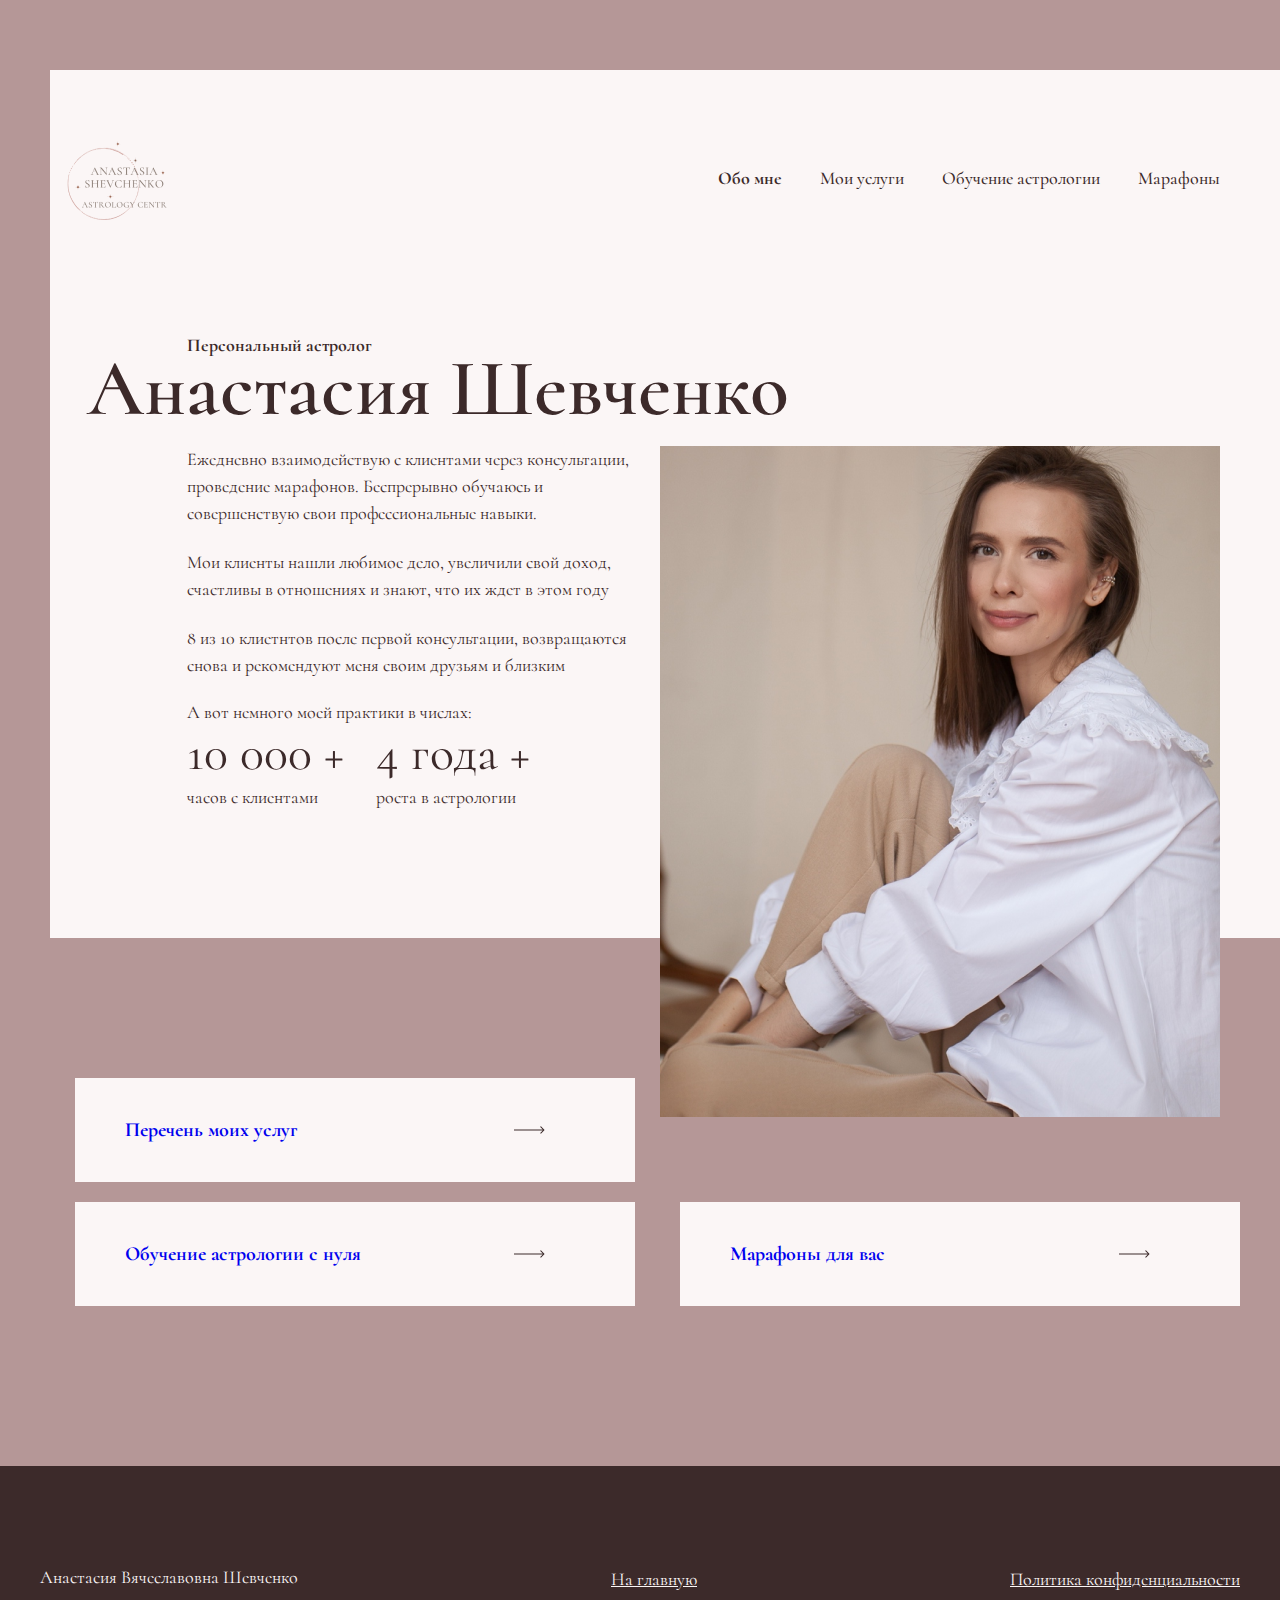
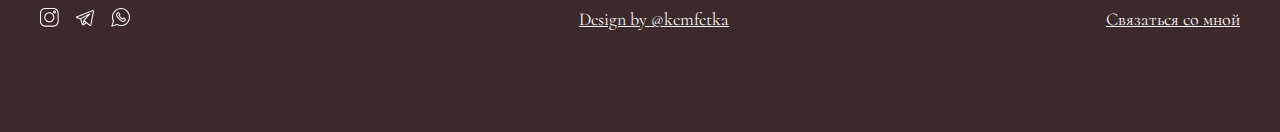
<file: index.html>
<!DOCTYPE html>
<html lang="ru">

<head>
    <meta charset="UTF-8">
    <meta http-equiv="X-UA-Compatible" content="IE=edge">
    <meta name="viewport" content="width=device-width, initial-scale=1.0">
    <title>Document</title>
    <link rel="stylesheet" href="./CSS/index.css">
</head>

<body>


    <main>
        <div class="main__bg">
            <div class="container">
                <header>
                    <div class="logo">
                        <a href="index.html">
                            <img src="img/logo.png" alt="logo">
                        </a>
                    </div>
                    <nav>
                        <ul class="nav__list">
                            <li><a class="nav-list-item active" href="#">Обо мне</a></li>
                            <li><a class="nav-list-item" href="#">Мои услуги</a></li>
                            <li><a class="nav-list-item" href="#">Обучение астрологии</a></li>
                            <li><a class="nav-list-item" href="#">Марафоны</a></li>
                        </ul>
                    </nav>
                </header>
                <div class="main">
                    <div class="about">
                        <p class="sub_title">Персональный астролог</p>
                        <h1 class="title">Анастасия Шевченко</h1>
                        <div class="about__con">
                            <div class="about__box">
                                <p class="about__text">Ежедневно взаимодействую с клиентами через консультации,
                                    проведение
                                    марафонов. Беспрерывно обучаюсь и совершенствую свои профессиональные навыки.</p>
                                <p class="about__text">Мои клиенты нашли любимое дело, увеличили свой доход, счастливы в
                                    отношениях
                                    и знают, что их ждет
                                    в этом году</p>
                                <p class="about__text">8 из 10 клиетнтов после первой консультации, возвращаются снова и
                                    рекомендуют
                                    меня своим друзьям
                                    и близким</p>
                                <div class="practice">
                                    <h3 class="practice__title">
                                        А вот немного моей практики в числах:
                                    </h3>
                                    <div class="practice__box">
                                        <div class="practive__box-item">
                                            <h3>10 000 +</h3>
                                            <p class="practice__box-p">часов с клиентами</p>
                                        </div>
                                        <div class="practive__box-item">
                                            <h3>4 года +</h3>
                                            <p class="practice__box-p">роста в астрологии</p>
                                        </div>
                                    </div>
                                </div>
                            </div>
                            <div class="about__img">
                                <img src="img/main__img.png" alt="main img">
                            </div>
                        </div>
                    </div>
                </div>
            </div>
        </div>
        <div class="features">
            <div class="container">
                <a href="#" class="btn">
                    <p>Перечень моих услуг</p>
                    <img src="img/arrow.svg" alt="arrow">
                </a>
                <div class="features__box">
                    <a href="#" class="btn">
                        <p>Обучение астрологии с нуля</p>
                        <img src="img/arrow.svg" alt="arrow">
                    </a>
                    <a href="#" class="btn">
                        <p>Марафоны для вас</p>
                        <img src="img/arrow.svg" alt="arrow">
                    </a>
                </div>
            </div>
        </div>
    </main>

    <footer>
        <div class="container">
            <div class="footer__social">
                <p>Анастасия Вячеславовна Шевченко</p>
                <div class="footer__box">
                    <a href="#">
                        <img src="img/inst.svg" alt="ins">
                    </a>
                    <a href="#">
                        <img src="img/tg.svg" alt="tg">
                    </a>
                    <a href="#">
                        <img src="img/wu.svg" alt="wu">
                    </a>
                </div>
            </div>
            <div class="footer__links">
                <a href="#">На главную</a>
                <a href="#">Design by @kemfetka</a>
            </div>
            <div class="footer__links footer__contact">
                <a href="#">Политика конфиденциальности</a>
                <a href="#">Связаться со мной</a>
            </div>
        </div>
    </footer>


    <!-- 
    <div class="contentBlockMain">
        <div class="whitePart">


            <div class="whiteHeader1 mobile" id="menu">
       
                <img src="./img/anastasia(1) 1.png" alt="">
       

    
                <div class="menu-bg" id="menu-bg"></div>
                <div class="mobileText">
                    <div id="menu-bar" onclick="menuOnClick()">
                        <div id="bar1" class="bar"></div>
                        <div id="bar2" class="bar"></div>
                        <div id="bar3" class="bar"></div>
                    </div>
                    <div class="forNav">
                        <nav class="nav" id="nav">
                            <ul>
                                <li><a href="./index.html">Обо мне</a></li>
                                <li><a href="./index2.html">Мои услуги</a></li>
                                <li><a href="./index3.html">
                                        <div class="eduA">
                                            <div class="edu">Обучение</div>
                                            <div class="edu">астрологии</div>
                                        </div>
                                    </a></li>
                                <li><a href="./index4.html">Марафоны</a></li>
                            </ul>
                        </nav>
                    </div>
                </div>
            </div>

            <div class="prof">
                <span>Персональный астролог</span>
            </div>
            <div class="wNames">
                <div class="wName">
                    <h1>Анастасия </h1>
                </div>
                <div class="wName">
                    <h1>Шевченко</h1>
                </div>
            </div>
            <div class="whiteFooter">
                <div class="whiteFooter1">
                    <div class="wInfos">
                        <div class="wInfo">
                            <p>Ежедневно взаимодействую с клиентами через консультации, проведение марафонов.
                                Беспрерывно обучаюсь и совершенствую свои профессиональные навыки.</p>
                        </div>
                        <div class="wInfo">
                            <p>Мои клиенты нашли любимое дело, увеличили свой доход, счастливы в отношениях и знают, что
                                их ждет в этом году</p>
                        </div>
                        <div class="wInfo">
                            <p>8 из 10 клиетнтов после первой консультации, возвращаются снова и рекомендуют меня своим
                                друзьям и близким</p>
                        </div>
                        <div class="wInfo">
                            <p>А вот немного моей практики в числах:</p>
                        </div>
                    </div>
                    <div class="someInfos">
                        <div class="someInfo">
                            <h3>10 000 +</h3>
                            <p>часов с клиентами</p>
                        </div>
                        <div class="someInfo">
                            <h3>4 года +</h3>
                            <p>роста в астрологии</p>
                        </div>
                    </div>
                </div>
            </div>
            <div class="whiteFooter2 desc">
                <img src="./img/2021-02-16 15_34_07 1.png" alt="">
            </div>
            <div class="whiteFooter2 mobile">
                <img src="./img/2021-02-16 15_34_07 1.png" alt="">
            </div>
        </div>


        <a href="./index2.html" class="link">
            <button class="main1">
                <div class="bText">
                    <p>Перечень моих услуг</p>
                </div>
                <div class="bSym">
                    <p>&#10230</p>
                </div>
            </button>
        </a>
        <div class="main">
            <div class="mainI">
                <a href="./index3.html" class="link">
                    <button class="main2">
                        <div class="bText">
                            <p>Обучение астрологии с нуля</p>
                        </div>
                        <div class="bSym">
                            <p>&#10230</p>
                        </div>
                    </button>
                </a>
            </div>
            <div class="mainI">
                <a href="./index4.html" class="link">
                    <button class="main3">
                        <div class="bText">
                            <p>Марафоны для вас</p>
                        </div>
                        <div class="bSym">
                            <p>&#10230</p>
                        </div>
                    </button>
                </a>
            </div>
        </div>
    </div> -->


    <script src="./JS/script.js"></script>
</body>

</html>
</file>
<file: CSS/index.css>
@import url('https://fonts.googleapis.com/css2?family=Cormorant:wght@300;400;500;600;700&display=swap');

* {
  box-sizing: border-box;
  padding: 0;
  margin: 0;
  font-family: 'Cormorant', serif;
  list-style: none;
  text-decoration: none;
}

main {
  color: #3C2A2A;
  background: #B59797;
  width: 100%;
  margin: auto;
  position: relative;
  overflow: hidden;
  padding: 70px 0px 0px 0px;
}

.main__bg {
  width: 100%;
  height: 100%;
  position: relative;
  padding: 44px 60px 127px 50px;
}

.main__bg::after {
  content: '';
  width: 100%;
  height: 100%;
  background: #FBF6F6;
  top: 0;
  position: absolute;
}

.container {
  max-width: 1200px;
  width: 100%;
  margin: auto;
  position: relative;
  z-index: 2;
}

.logo {
  display: flex;
  justify-content: flex-start;
  width: fit-content;
  align-items: center;
}

header {
  display: flex;
  align-items: center;
  justify-content: space-between;
}

.logo a {
  display: flex;
}

.nav__list {
  display: flex;
  gap: 38px;
}

.nav-list-item {
  font-weight: 500;
  font-size: 18px;
  line-height: 22px;
  color: #3C2A2A;
}

.nav-list-item.active {
  font-weight: 700;
}

.main {
  margin-top: 92px;
}


.about .sub_title {
  font-weight: 700;
  font-size: 18px;
  line-height: 22px;
  margin-left: 137px;
}

.about .title {
  font-weight: 600;
  font-size: 80px;
  line-height: 65px;
  margin-left: 37px;
}

.about__box {
  margin-left: 137px;
  max-width: 470px;
  width: 100%;
}

.about__con {
  display: flex;
  justify-content: space-between;
  margin-top: 25px;
}

.about__img {
  position: absolute;
  right: 0;
}

.about__text {
  font-weight: 400;
  font-size: 18px;
  line-height: 27px;
  margin-bottom: 22px;
}

.practice__title {
  font-weight: 400;
  font-size: 18px;
  line-height: 22px;
}

.practive__box-item h3 {
  font-weight: 400;
  font-size: 50px;
  line-height: 61px;
}

.practice__box-p {
  font-weight: 400;
  font-size: 18px;
  line-height: 150%;
}

.practice__box {
  display: flex;
  align-items: center;
  gap: 32px;
}

.features {
  padding: 140px 0px 160px;
  background: #B59797;
  display: flex;
  justify-content: center;
  ;
}

.features .container {
  padding-left: 35px;
}

.features__box {
  display: flex;
  margin-top: 20px;
  justify-content: space-between;
}

.btn {
  background: #FBF6F6;
  max-width: 560px;
  width: 100%;
  padding: 40px 90px 40px 50px;
  display: flex;
  justify-content: space-between;
}

.btn p {
  font-weight: 700;
  font-size: 20px;
  line-height: 24px;
}

footer {
  background: #3C2A2A;
  padding: 100px 0px;
  color: #FBF6F6;
}

footer .container {
  display: flex;
  justify-content: space-between;
  align-items: center;
}

.footer__social p {
  font-weight: 400;
  font-size: 18px;
  line-height: 22px;
}

.footer__box {
  margin-top: 20px;
  display: flex;
  gap: 17px;
  align-items: center;
}

.footer__links {
  display: flex;
  flex-direction: column;
  align-items: center;
  gap: 18px;
}

.footer__links a {
  font-weight: 400;
  font-size: 18px;
  line-height: 22px;
  color: #FBF6F6;
  text-decoration-line: underline;
}

.footer__contact{
  align-items: flex-end;
}
</file>
